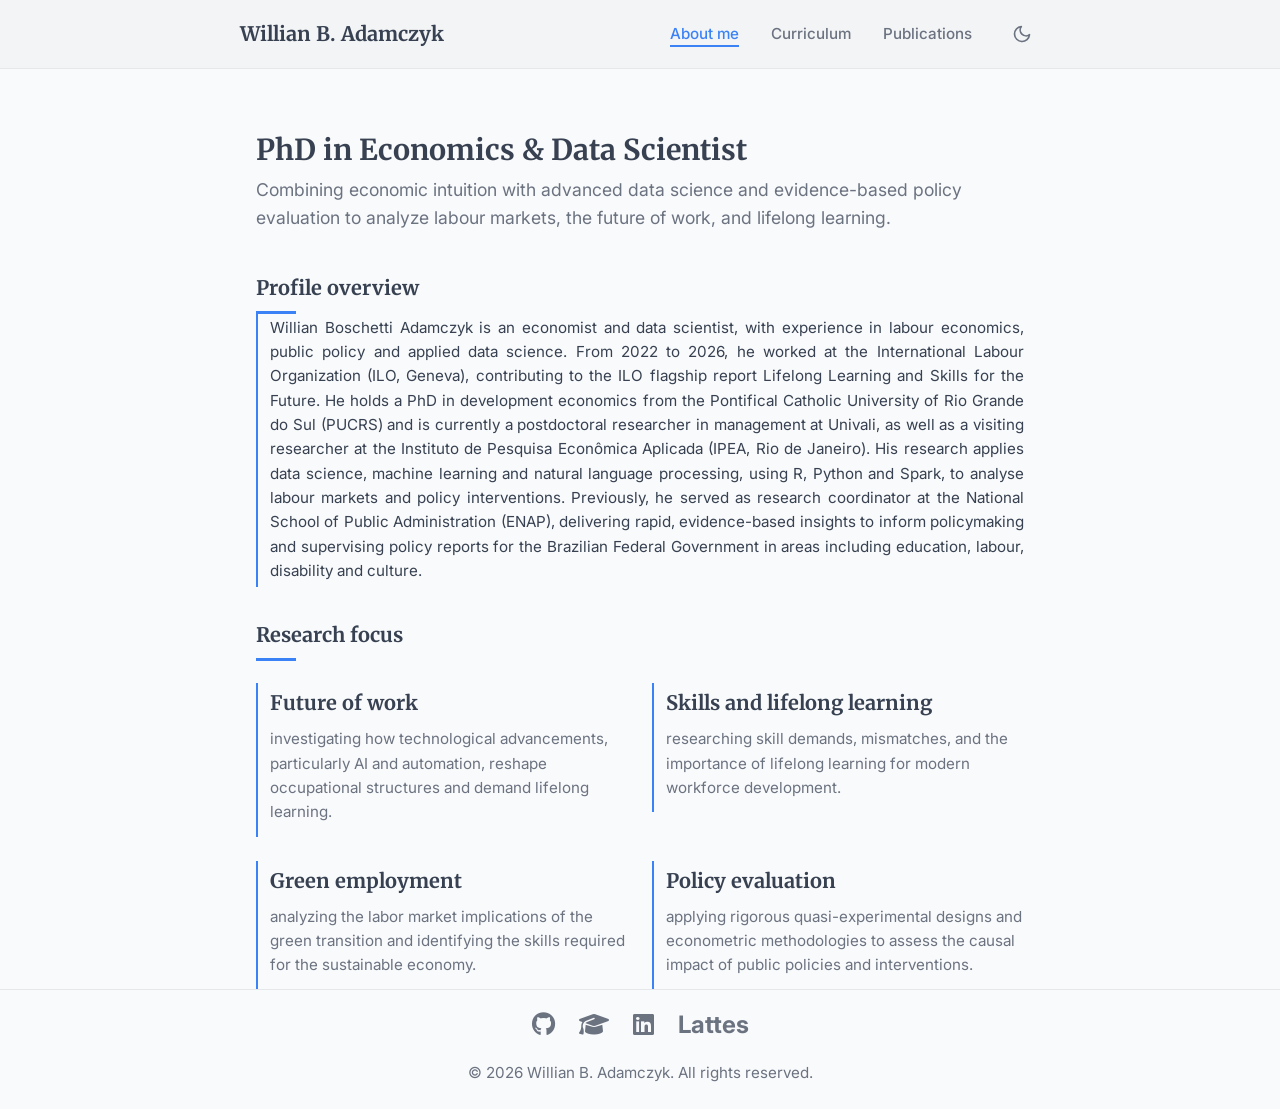
<file: index.html>
<!DOCTYPE html>
<html lang="en">

<head>
    <meta charset="UTF-8">
    <meta name="viewport" content="width=device-width, initial-scale=1.0">
    <title>Willian B. Adamczyk</title>
    <meta name="description" content="Economist and data scientist specializing in the future of work, green employment, skills, and policy evaluation methodologies.">
    <meta name="keywords" content="economist, data scientist, future of work, green employment, lifelong learning, policy evaluation, labour economics, willian boschetti adamczyk">
    <meta name="author" content="Willian B. Adamczyk">
    <meta name="google-site-verification" content="WnHtLLXNgOfAwnWT81k0SdV3BZ5_JO6Qz9pVP3wjjSk" />
    <link rel="stylesheet" href="assets/css/style.css">
    <!-- FontAwesome for icons -->
    <link rel="stylesheet" href="https://cdnjs.cloudflare.com/ajax/libs/font-awesome/6.4.0/css/all.min.css">
</head>

<body>
    <header>
        <div class="container nav-container">
            <div class="logo">Willian B. Adamczyk</div>
            <button class="mobile-nav-toggle"><i class="fas fa-bars"></i></button>
            <ul class="nav-links">
                <li><a href="index.html" class="active">About me</a></li>
                <li><a href="resume.html">Curriculum</a></li>
                <li><a href="publications.html">Publications</a></li>
                <li><button id="theme-toggle" class="theme-toggle" aria-label="Toggle Dark Mode"></button></li>
            </ul>
        </div>
    </header>

    <main class="container">
        <section class="hero" style="padding-top: 4rem;">
            <h1>PhD in Economics & Data Scientist</h1>
            <p class="subtitle">
                Combining economic intuition with advanced data science and evidence-based policy evaluation to analyze
                labour markets, the future of work, and lifelong learning.
            </p>
        </section>

        <section class="about-content">
            <h2 class="section-title">Profile overview</h2>
            <div class="card" style="margin-bottom: 2rem;">
                <p style="text-align: justify; margin-bottom: 0; color: var(--text-primary);">
                    Willian Boschetti Adamczyk is an economist and data scientist, with experience in labour economics,
                    public policy and applied data science. From 2022 to 2026, he worked at the International Labour
                    Organization (ILO, Geneva), contributing to the ILO flagship report Lifelong Learning and Skills for
                    the
                    Future. He holds a PhD in development economics from the Pontifical Catholic University of Rio
                    Grande do
                    Sul (PUCRS) and is currently a postdoctoral researcher in management at Univali, as well as a
                    visiting
                    researcher at the Instituto de Pesquisa Econômica Aplicada (IPEA, Rio de Janeiro). His research
                    applies
                    data science, machine learning and natural language processing, using R, Python and Spark, to
                    analyse
                    labour markets and policy interventions. Previously, he served as research coordinator at the
                    National
                    School of Public Administration (ENAP), delivering rapid, evidence-based insights to inform
                    policymaking
                    and supervising policy reports for the Brazilian Federal Government in areas including education,
                    labour, disability and culture.
                </p>
            </div>

            <h2 class="section-title">Research focus</h2>
            <div
                style="display: grid; grid-template-columns: repeat(auto-fit, minmax(300px, 1fr)); gap: 1.5rem; margin-top: 1.5rem;">
                <a href="publications.html" style="text-decoration: none; color: inherit; display: block;">
                    <div class="card" style="margin-bottom: 0;">
                        <h3 class="card-title">Future of work</h3>
                        <p style="margin-top: 0.5rem; font-size: 0.95rem;">investigating how technological advancements,
                            particularly AI and automation, reshape occupational structures and demand lifelong
                            learning.
                        </p>
                    </div>
                </a>
                <a href="publications.html" style="text-decoration: none; color: inherit; display: block;">
                    <div class="card" style="margin-bottom: 0;">
                        <h3 class="card-title">Skills and lifelong learning</h3>
                        <p style="margin-top: 0.5rem; font-size: 0.95rem;">researching skill demands, mismatches, and
                            the
                            importance of lifelong learning for modern workforce development.</p>
                    </div>
                </a>
                <a href="publications.html" style="text-decoration: none; color: inherit; display: block;">
                    <div class="card" style="margin-bottom: 0;">
                        <h3 class="card-title">Green employment</h3>
                        <p style="margin-top: 0.5rem; font-size: 0.95rem;">analyzing the labor market implications of
                            the
                            green transition and identifying the skills required for the sustainable economy.</p>
                    </div>
                </a>
                <a href="publications.html" style="text-decoration: none; color: inherit; display: block;">
                    <div class="card" style="margin-bottom: 0;">
                        <h3 class="card-title">Policy evaluation</h3>
                        <p style="margin-top: 0.5rem; font-size: 0.95rem;">applying rigorous quasi-experimental designs
                            and
                            econometric methodologies to assess the causal impact of public policies and interventions.
                        </p>
                    </div>
                </a>
            </div>
        </section>
    </main>

    <footer>
        <div class="container">
            <div class="social-links">
                <a href="https://github.com/willianadamczyk" target="_blank" aria-label="GitHub"><i
                        class="fab fa-github"></i></a>
                <a href="https://scholar.google.com/citations?user=xwpw9VwAAAAJ&hl=pt-BR" target="_blank"
                    aria-label="Google Scholar"><i class="fas fa-graduation-cap"></i></a>
                <a href="https://www.linkedin.com/in/willian-adamczyk-67013016/" target="_blank"
                    aria-label="LinkedIn"><i class="fab fa-linkedin"></i></a>
                <a href="http://lattes.cnpq.br/2790639034766349" target="_blank"
                    aria-label="Lattes CV"><strong>Lattes</strong></a>
            </div>
            <p>&copy; 2026 Willian B. Adamczyk. All rights reserved.</p>
        </div>
    </footer>

    <script src="assets/js/main.js"></script>
</body>

</html>
</file>
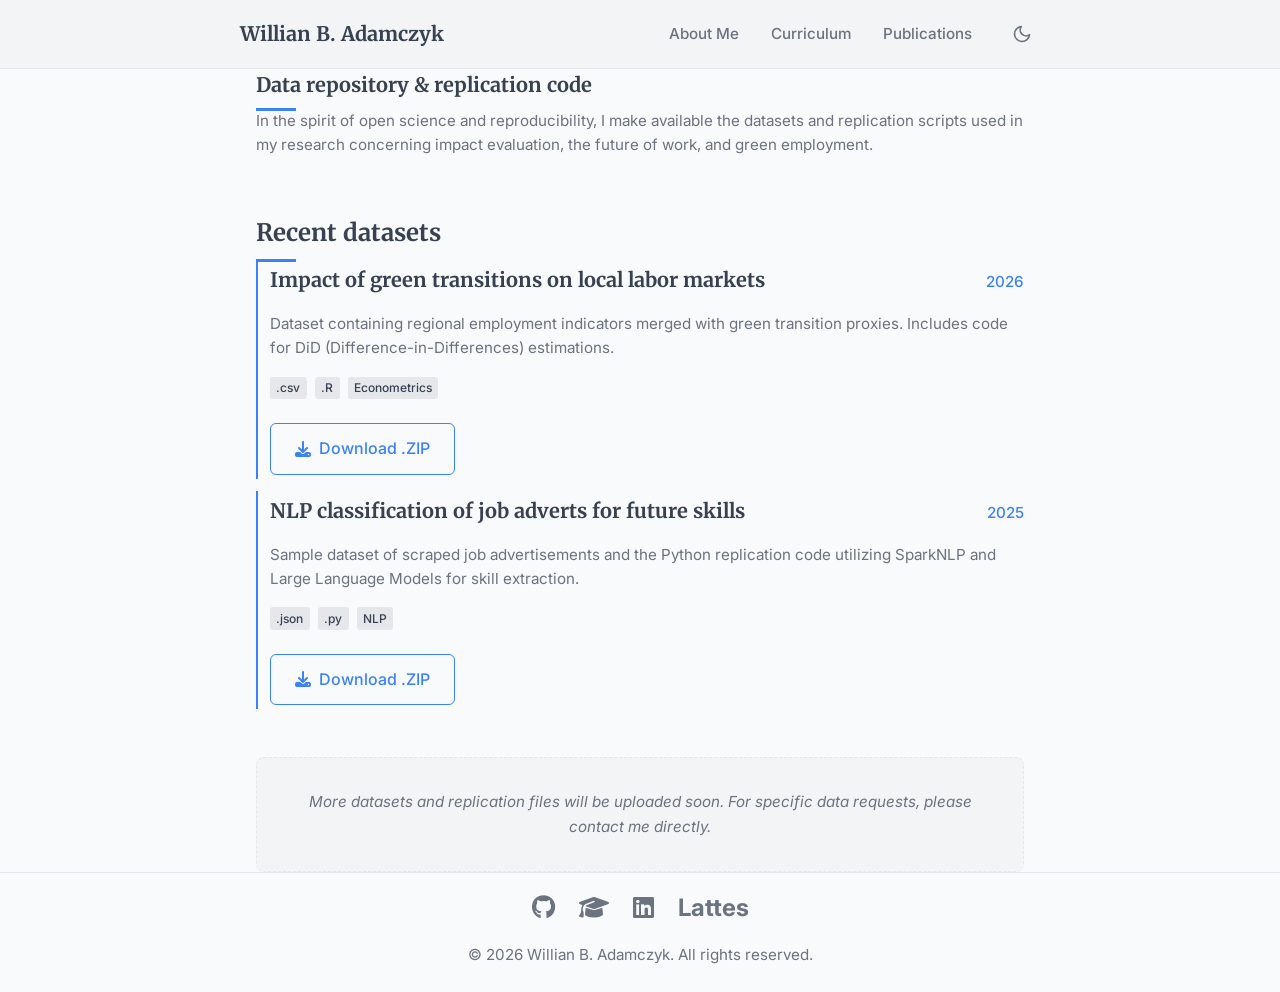
<file: data.html>
<!DOCTYPE html>
<html lang="en">
<head>
    <meta charset="UTF-8">
    <meta name="viewport" content="width=device-width, initial-scale=1.0">
    <title>Data & Code - Willian B. Adamczyk</title>
    <meta name="description" content="Economist and data scientist specializing in the future of work, green employment, skills, and policy evaluation methodologies.">
    <meta name="keywords" content="economist, data scientist, future of work, green employment, lifelong learning, policy evaluation, labour economics, willian boschetti adamczyk">
    <meta name="author" content="Willian B. Adamczyk">
    <meta name="google-site-verification" content="WnHtLLXNgOfAwnWT81k0SdV3BZ5_JO6Qz9pVP3wjjSk" />
    <link rel="stylesheet" href="assets/css/style.css">
    <link rel="stylesheet" href="https://cdnjs.cloudflare.com/ajax/libs/font-awesome/6.4.0/css/all.min.css">
</head>
<body>
    <header>
        <div class="container nav-container">
            <div class="logo">Willian B. Adamczyk</div>
            <button class="mobile-nav-toggle"><i class="fas fa-bars"></i></button>
            <ul class="nav-links">
                <li><a href="index.html">About Me</a></li>
                <li><a href="resume.html">Curriculum</a></li>
                <li><a href="publications.html">Publications</a></li>
                <li><button id="theme-toggle" class="theme-toggle" aria-label="Toggle Dark Mode"></button></li>
            </ul>
        </div>
    </header>

    <main class="container">
        <h1 class="section-title">Data repository & replication code</h1>
        <p>In the spirit of open science and reproducibility, I make available the datasets and replication scripts used in my research concerning impact evaluation, the future of work, and green employment.</p>
        
        <h2 class="section-title" style="font-size: 1.5rem; margin-top: 3rem;">Recent datasets</h2>
        
        <div class="card">
            <div class="card-header">
                <h3 class="card-title">Impact of green transitions on local labor markets</h3>
                <span class="card-subtitle">2026</span>
            </div>
            <p>Dataset containing regional employment indicators merged with green transition proxies. Includes code for DiD (Difference-in-Differences) estimations.</p>
            <div class="tags" style="margin-top: 1rem; margin-bottom: 1.5rem;">
                <span class="tag">.csv</span>
                <span class="tag">.R</span>
                <span class="tag">Econometrics</span>
            </div>
            <a href="#" class="btn btn-outline"><i class="fas fa-download" style="margin-right: 0.5rem;"></i> Download .ZIP</a>
        </div>

        <div class="card">
            <div class="card-header">
                <h3 class="card-title">NLP classification of job adverts for future skills</h3>
                <span class="card-subtitle">2025</span>
            </div>
            <p>Sample dataset of scraped job advertisements and the Python replication code utilizing SparkNLP and Large Language Models for skill extraction.</p>
            <div class="tags" style="margin-top: 1rem; margin-bottom: 1.5rem;">
                <span class="tag">.json</span>
                <span class="tag">.py</span>
                <span class="tag">NLP</span>
            </div>
            <a href="#" class="btn btn-outline"><i class="fas fa-download" style="margin-right: 0.5rem;"></i> Download .ZIP</a>
        </div>
        
        <div style="margin-top: 3rem; padding: 2rem; background-color: var(--bg-secondary); border-radius: 8px; border: 1px dashed var(--border-color); text-align: center;">
            <p style="margin-bottom: 0;"><em>More datasets and replication files will be uploaded soon. For specific data requests, please contact me directly.</em></p>
        </div>

    </main>

    <footer>
        <div class="container">
            <div class="social-links">
                <a href="https://github.com/willianadamczyk" target="_blank"><i class="fab fa-github"></i></a>
                <a href="https://scholar.google.com/citations?user=xwpw9VwAAAAJ&hl=pt-BR" target="_blank"><i class="fas fa-graduation-cap"></i></a>
                <a href="https://www.linkedin.com/in/willian-adamczyk-67013016/" target="_blank"><i class="fab fa-linkedin"></i></a>
                <a href="http://lattes.cnpq.br/2790639034766349" target="_blank"><strong>Lattes</strong></a>
            </div>
            <p>&copy; 2026 Willian B. Adamczyk. All rights reserved.</p>
        </div>
    </footer>

    <script src="assets/js/main.js"></script>
</body>
</html>
</file>
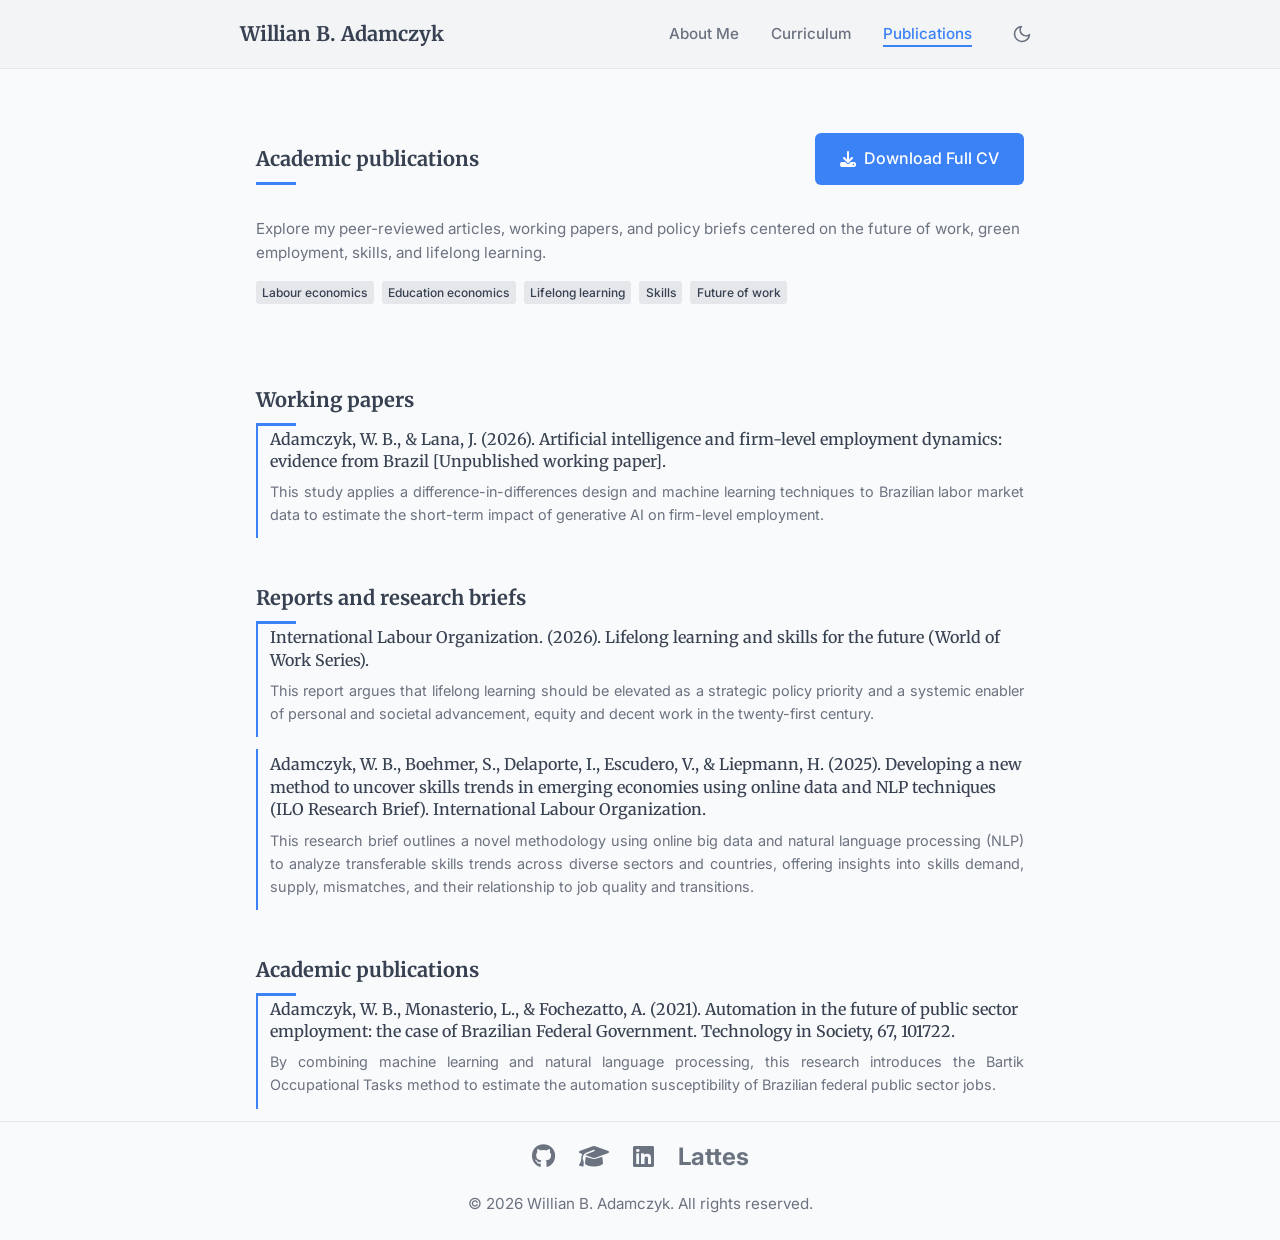
<file: publications.html>
<!DOCTYPE html>
<html lang="en">

<head>
    <meta charset="UTF-8">
    <meta name="viewport" content="width=device-width, initial-scale=1.0">
    <title>Publications - Willian B. Adamczyk</title>
    <meta name="description"
        content="Economist and data scientist specializing in the future of work, green employment, skills, and policy evaluation methodologies.">
    <meta name="keywords"
        content="economist, data scientist, future of work, green employment, lifelong learning, policy evaluation, labour economics, willian boschetti adamczyk">
    <meta name="author" content="Willian B. Adamczyk">
    <meta name="google-site-verification" content="WnHtLLXNgOfAwnWT81k0SdV3BZ5_JO6Qz9pVP3wjjSk" />
    <link rel="stylesheet" href="assets/css/style.css">
    <link rel="stylesheet" href="https://cdnjs.cloudflare.com/ajax/libs/font-awesome/6.4.0/css/all.min.css">
</head>

<body>
    <header>
        <div class="container nav-container">
            <div class="logo">Willian B. Adamczyk</div>
            <button class="mobile-nav-toggle"><i class="fas fa-bars"></i></button>
            <ul class="nav-links">
                <li><a href="index.html">About Me</a></li>
                <li><a href="resume.html">Curriculum</a></li>
                <li><a href="publications.html" class="active">Publications</a></li>
                <li><button id="theme-toggle" class="theme-toggle" aria-label="Toggle Dark Mode"></button></li>
            </ul>
        </div>
    </header>

    <main class="container">
        <div
            style="display: flex; justify-content: space-between; align-items: center; margin-bottom: 2rem; padding-top: 4rem;">
            <h1 class="section-title" style="margin-bottom: 0;">Academic publications</h1>
            <a href="https://drive.google.com/file/d/1UGSuCK_g8fHntSFDLhR_cEFNS87wFQZA/view?usp=sharing"
                class="btn btn-primary" target="_blank"><i class="fas fa-download"
                    style="margin-right: 0.5rem;"></i>Download Full CV</a>
        </div>

        <div style="margin-bottom: 2rem;">
            <p>Explore my peer-reviewed articles, working papers, and policy briefs centered on the future of work,
                green employment, skills, and lifelong learning.</p>
            <div class="tags" style="margin-top: 1rem;">
                <span class="tag">Labour economics</span>
                <span class="tag">Education economics</span>
                <span class="tag">Lifelong learning</span>
                <span class="tag">Skills</span>
                <span class="tag">Future of work</span>
            </div>
        </div>

        <div id="publications-container" style="margin-top: 3rem;">
            <div class="card" style="text-align: center; padding: 3rem;">
                <i class="fas fa-spinner fa-spin"
                    style="font-size: 2rem; color: var(--accent-color); margin-bottom: 1rem;"></i>
                <p>Loading publications from Google Scholar...</p>
                <p style="font-size: 0.85rem; color: var(--text-secondary);">(If this takes too long, ensure
                    `publications.json` was generated via `scrape_scholar.py`)</p>
            </div>
        </div>
    </main>

    <footer>
        <div class="container">
            <div class="social-links">
                <a href="https://github.com/willianadamczyk" target="_blank"><i class="fab fa-github"></i></a>
                <a href="https://scholar.google.com/citations?user=xwpw9VwAAAAJ&hl=pt-BR" target="_blank"><i
                        class="fas fa-graduation-cap"></i></a>
                <a href="https://www.linkedin.com/in/willian-adamczyk-67013016/" target="_blank"><i
                        class="fab fa-linkedin"></i></a>
                <a href="http://lattes.cnpq.br/2790639034766349" target="_blank"><strong>Lattes</strong></a>
            </div>
            <p>&copy; 2026 Willian B. Adamczyk. All rights reserved.</p>
        </div>
    </footer>

    <script src="assets/js/main.js"></script>
    <script>
        // Fetch and render grouped publications
        document.addEventListener('DOMContentLoaded', () => {
            fetch('assets/data/publications.json')
                .then(response => {
                    if (!response.ok) throw new Error('Could not load publications');
                    return response.json();
                })
                .then(data => {
                    const container = document.getElementById('publications-container');
                    container.innerHTML = '';

                    let hasItems = false;

                    // Specific order as requested
                    const order = [
                        "Working papers",
                        "Reports and research briefs",
                        "Academic publications",
                        "Interviews, videos and other texts"
                    ];

                    order.forEach(group => {
                        const items = data[group] || [];
                        if (items.length > 0) {
                            hasItems = true;

                            // Group Header
                            const groupTitle = document.createElement('h2');
                            groupTitle.className = 'section-title';
                            groupTitle.style.marginTop = '2rem';
                            groupTitle.textContent = group;
                            container.appendChild(groupTitle);

                            // Items in group
                            items.forEach(pub => {
                                const card = document.createElement('div');
                                card.className = 'card';
                                card.innerHTML = `
                                    <div style="flex-wrap: nowrap; gap: 1rem;">
                                        <h3 class="card-title" style="font-size: 1rem; line-height: 1.4; margin-bottom: 0.5rem; font-weight: 500;">
                                            <a href="${pub.link}" target="_blank" style="color: inherit; text-decoration: none;">
                                                ${pub.citation}
                                            </a>
                                        </h3>
                                    </div>
                                    ${pub.summary ? `<p style="margin-top: 0.5rem; font-size: 0.9rem; text-align: justify; color: var(--text-secondary);">${pub.summary}</p>` : ''}
                                `;
                                container.appendChild(card);
                            });
                        }
                    });

                    if (!hasItems) {
                        container.innerHTML = '<p>No publications found.</p>';
                    }
                })
                .catch(error => {
                    const container = document.getElementById('publications-container');
                    container.innerHTML = `
                        <div class="card" style="border-left: 4px solid #ef4444;">
                            <p><strong>Note:</strong> Publications data not found. Please run the Python build script to generate the data.</p>
                            <code>python build_publications.py</code>
                        </div>
                    `;
                });
        });
    </script>
</body>

</html>
</file>
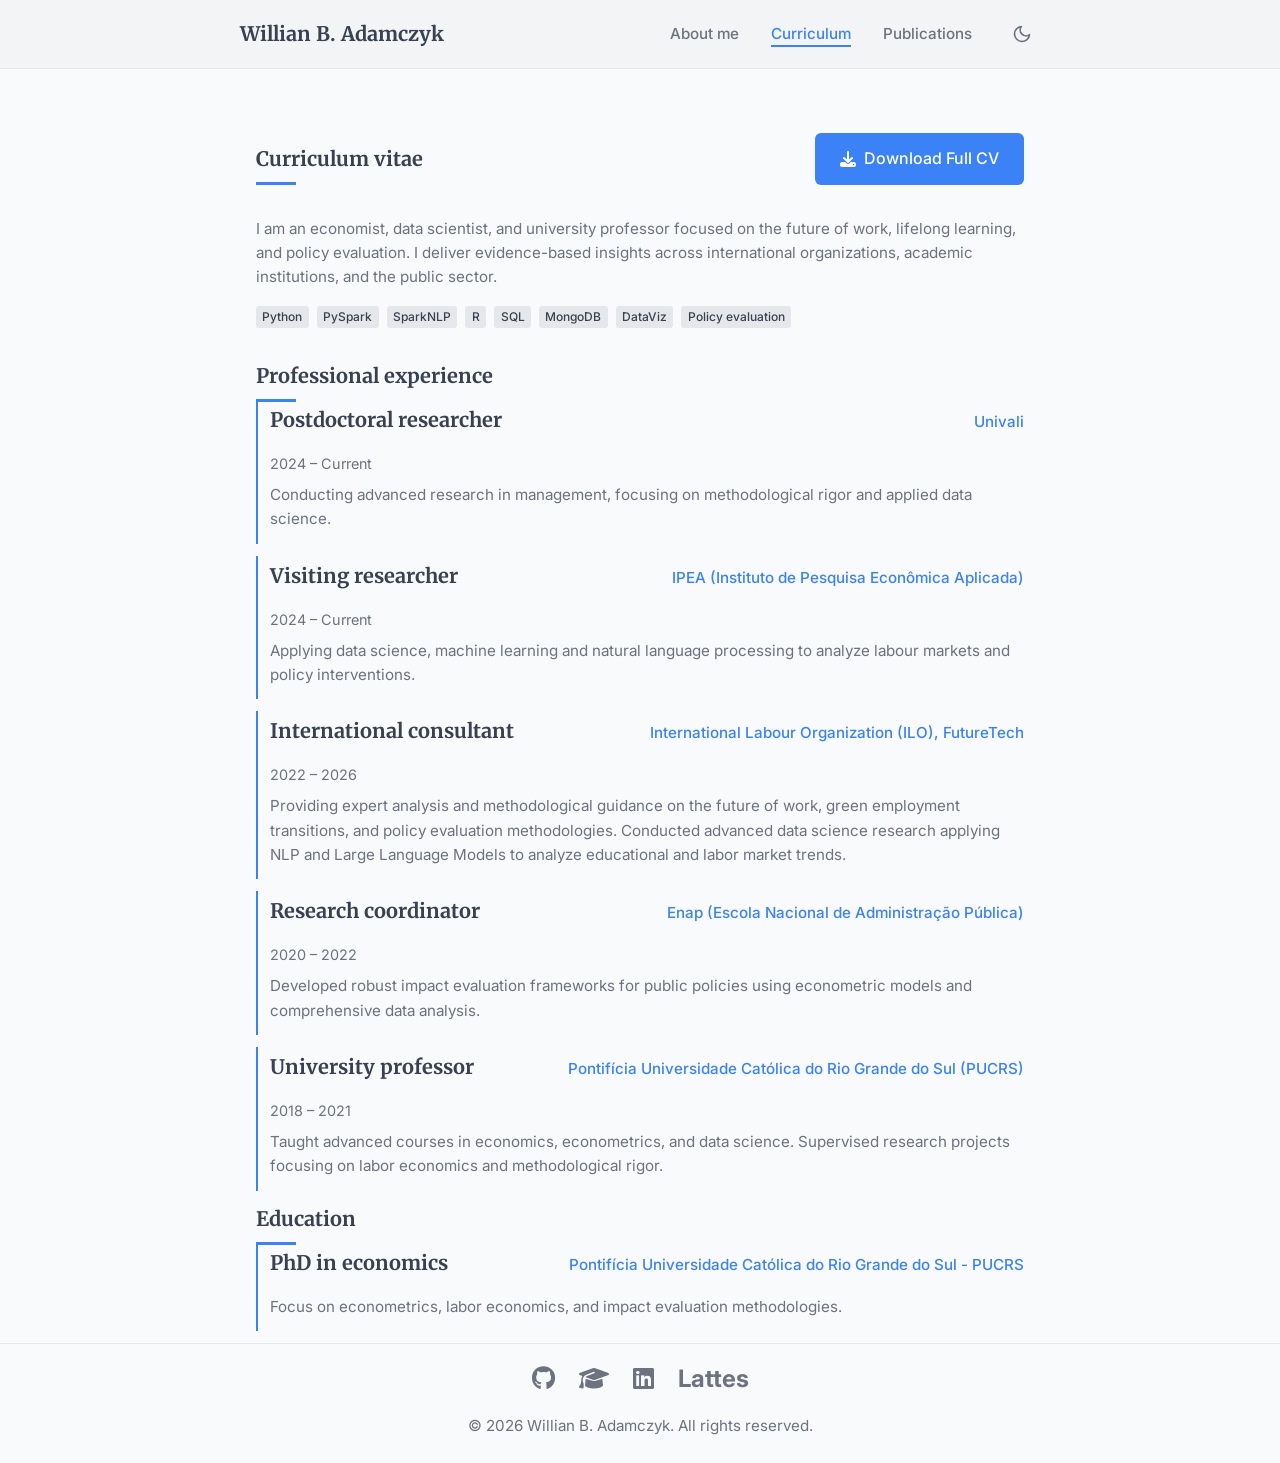
<file: resume.html>
<!DOCTYPE html>
<html lang="en">

<head>
    <meta charset="UTF-8">
    <meta name="viewport" content="width=device-width, initial-scale=1.0">
    <title>Curriculum - Willian B. Adamczyk</title>
    <meta name="description" content="Economist and data scientist specializing in the future of work, green employment, skills, and policy evaluation methodologies.">
    <meta name="keywords" content="economist, data scientist, future of work, green employment, lifelong learning, policy evaluation, labour economics, willian boschetti adamczyk">
    <meta name="author" content="Willian B. Adamczyk">
    <meta name="google-site-verification" content="WnHtLLXNgOfAwnWT81k0SdV3BZ5_JO6Qz9pVP3wjjSk" />
    <link rel="stylesheet" href="assets/css/style.css">
    <link rel="stylesheet" href="https://cdnjs.cloudflare.com/ajax/libs/font-awesome/6.4.0/css/all.min.css">
</head>

<body>
    <header>
        <div class="container nav-container">
            <div class="logo">Willian B. Adamczyk</div>
            <button class="mobile-nav-toggle"><i class="fas fa-bars"></i></button>
            <ul class="nav-links">
                <li><a href="index.html">About me</a></li>
                <li><a href="resume.html" class="active">Curriculum</a></li>
                <li><a href="publications.html">Publications</a></li>
                <li><button id="theme-toggle" class="theme-toggle" aria-label="Toggle Dark Mode"></button></li>
            </ul>
        </div>
    </header>

    <main class="container">
        <div style="display: flex; justify-content: space-between; align-items: center; margin-bottom: 2rem; padding-top: 4rem;">
            <h1 class="section-title" style="margin-bottom: 0;">Curriculum vitae</h1>
            <a href="https://drive.google.com/file/d/1UGSuCK_g8fHntSFDLhR_cEFNS87wFQZA/view?usp=sharing"
                class="btn btn-primary" target="_blank"><i class="fas fa-download"
                    style="margin-right: 0.5rem;"></i>Download Full CV</a>
        </div>

        <div style="margin-bottom: 2rem;">
            <p>I am an economist, data scientist, and university professor focused on the future of work, lifelong
                learning, and policy evaluation. I deliver evidence-based insights across international organizations,
                academic institutions, and the public sector.</p>
            <div class="tags" style="margin-top: 1rem;">
                <span class="tag">Python</span>
                <span class="tag">PySpark</span>
                <span class="tag">SparkNLP</span>
                <span class="tag">R</span>
                <span class="tag">SQL</span>
                <span class="tag">MongoDB</span>
                <span class="tag">DataViz</span>
                <span class="tag">Policy evaluation</span>
            </div>
        </div>

        <h2 class="section-title">Professional experience</h2>

        <div class="card">
            <div class="card-header">
                <h3 class="card-title">Postdoctoral researcher</h3>
                <span class="card-subtitle">Univali</span>
            </div>
            <div class="card-meta">2024 &ndash; Current</div>
            <p style="margin-top: 0.5rem;">Conducting advanced research in management, focusing on methodological rigor
                and applied data science.</p>
        </div>

        <div class="card">
            <div class="card-header">
                <h3 class="card-title">Visiting researcher</h3>
                <span class="card-subtitle">IPEA (Instituto de Pesquisa Econômica Aplicada)</span>
            </div>
            <div class="card-meta">2024 &ndash; Current</div>
            <p style="margin-top: 0.5rem;">Applying data science, machine learning and natural language processing to
                analyze labour markets and policy interventions.</p>
        </div>

        <div class="card">
            <div class="card-header">
                <h3 class="card-title">International consultant</h3>
                <span class="card-subtitle">International Labour Organization (ILO), FutureTech</span>
            </div>
            <div class="card-meta">2022 &ndash; 2026</div>
            <p style="margin-top: 0.5rem;">Providing expert analysis and methodological guidance on the future of work, green employment transitions, and policy evaluation methodologies. Conducted advanced data science research applying NLP and Large Language Models to analyze educational and labor market trends.</p>
        </div>

        <div class="card">
            <div class="card-header">
                <h3 class="card-title">Research coordinator</h3>
                <span class="card-subtitle">Enap (Escola Nacional de Administração Pública)</span>
            </div>
            <div class="card-meta">2020 &ndash; 2022</div>
            <p style="margin-top: 0.5rem;">Developed robust impact evaluation frameworks for public policies using
                econometric models and comprehensive data analysis.</p>
        </div>

        <div class="card">
            <div class="card-header">
                <h3 class="card-title">University professor</h3>
                <span class="card-subtitle">Pontifícia Universidade Católica do Rio Grande do Sul (PUCRS)</span>
            </div>
            <div class="card-meta">2018 &ndash; 2021</div>
            <p style="margin-top: 0.5rem;">Taught advanced courses in economics, econometrics, and data science.
                Supervised research projects focusing on labor economics and methodological rigor.</p>
        </div>

        <h2 class="section-title">Education</h2>

        <div class="card">
            <div class="card-header">
                <h3 class="card-title">PhD in economics</h3>
                <span class="card-subtitle">Pontifícia Universidade Católica do Rio Grande do Sul - PUCRS</span>
            </div>
            <p style="margin-top: 0.5rem;">Focus on econometrics, labor economics, and impact evaluation methodologies.
            </p>
        </div>

    </main>

    <footer>
        <div class="container">
            <div class="social-links">
                <a href="https://github.com/willianadamczyk" target="_blank"><i class="fab fa-github"></i></a>
                <a href="https://scholar.google.com/citations?user=xwpw9VwAAAAJ&hl=pt-BR" target="_blank"><i
                        class="fas fa-graduation-cap"></i></a>
                <a href="https://www.linkedin.com/in/willian-adamczyk-67013016/" target="_blank"><i
                        class="fab fa-linkedin"></i></a>
                <a href="http://lattes.cnpq.br/2790639034766349" target="_blank"><strong>Lattes</strong></a>
            </div>
            <p>&copy; 2026 Willian B. Adamczyk. All rights reserved.</p>
        </div>
    </footer>

    <script src="assets/js/main.js"></script>
</body>

</html>
</file>
<file: assets/css/style.css>
/* Base Reset and Fonts */
@import url('https://fonts.googleapis.com/css2?family=Inter:wght@300;400;500;600&family=Merriweather:ital,wght@0,400;0,700;1,400&display=swap');

:root {
  /* Light Theme Colors (Default) */
  --bg-primary: #F9FAFB;
  --bg-secondary: #F3F4F6;
  --text-primary: #374151; 
  --text-secondary: #6B7280;
  --accent-color: #3B82F6; /* Light Blue */
  --accent-hover: #F97316; /* Light Orange */
  --border-color: #E5E7EB;
  --shadow-sm: none;
  --shadow-md: none;
  
  --font-heading: 'Merriweather', serif;
  --font-body: 'Inter', sans-serif;
}

[data-theme="dark"] {
  /* Dark Theme Colors */
  --bg-primary: #111827;
  --bg-secondary: #1F2937;
  --text-primary: #F9FAFB;
  --text-secondary: #D1D5DB;
  --accent-color: #60A5FA; /* Light Blue */
  --accent-hover: #FB923C; /* Light Orange */
  --border-color: #374151;
  --shadow-sm: none;
  --shadow-md: none;
}

* {
  margin: 0;
  padding: 0;
  box-sizing: border-box;
}

body {
  font-family: var(--font-body);
  background-color: var(--bg-primary);
  color: var(--text-primary);
  line-height: 1.6;
  transition: background-color 0.3s ease, color 0.3s ease;
  display: flex;
  flex-direction: column;
  min-height: 100vh;
}

/* Typography */
h1, h2, h3, h4, h5, h6 {
  font-family: var(--font-heading);
  color: var(--text-primary);
  margin-bottom: 0.5rem;
  font-weight: 700;
}

p {
  margin-bottom: 0.5rem;
  color: var(--text-secondary);
  font-size: 0.95rem;
}

a {
  color: var(--accent-color);
  text-decoration: none;
  transition: color 0.2s ease;
}

a:hover {
  color: var(--accent-hover);
}

/* Layout */
.container {
  max-width: 800px;
  margin: 0 auto;
  padding: 0 1rem;
  width: 100%;
}

/* Header & Navigation */
header {
  background-color: var(--bg-secondary);
  border-bottom: 1px solid var(--border-color);
  position: sticky;
  top: 0;
  z-index: 100;
  transition: background-color 0.3s ease, border-color 0.3s ease;
}

.nav-container {
  display: flex;
  justify-content: space-between;
  align-items: center;
  padding: 1rem 0;
}

.logo {
  font-family: var(--font-heading);
  font-size: 1.25rem;
  font-weight: 700;
  color: var(--text-primary);
}

.nav-links {
  display: flex;
  gap: 2rem;
  list-style: none;
  align-items: center;
}

.nav-links a {
  color: var(--text-secondary);
  font-weight: 500;
  font-size: 0.95rem;
  position: relative;
}

.nav-links a:hover,
.nav-links a.active {
  color: var(--accent-color);
}

.nav-links a::after {
  content: '';
  position: absolute;
  width: 0;
  height: 2px;
  bottom: -4px;
  left: 0;
  background-color: var(--accent-color);
  transition: width 0.3s ease;
}

.nav-links a:hover::after,
.nav-links a.active::after {
  width: 100%;
}

/* Dark Mode Toggle */
.theme-toggle {
  background: none;
  border: none;
  cursor: pointer;
  color: var(--text-secondary);
  display: flex;
  align-items: center;
  justify-content: center;
  padding: 0.5rem;
  border-radius: 50%;
  transition: background-color 0.2s ease, color 0.2s ease;
}

.theme-toggle:hover {
  background-color: var(--border-color);
  color: var(--accent-color);
}

/* Main Content */
main {
  flex: 1;
  padding: 1rem 0;
}

/* Hero Section */
.hero {
  padding: 0.5rem 0 1rem;
  text-align: left;
}

.hero h1 {
  font-size: 1.8rem;
  margin-bottom: 0.5rem;
  line-height: 1.2;
}

.hero .highlight {
  color: var(--accent-color);
}

.hero p.subtitle {
  font-size: 1.1rem;
  max-width: 100%;
  margin: 0 0 1.5rem;
  color: var(--text-secondary);
}

/* Cards & Sections */
.section-title {
  font-size: 1.25rem;
  margin-bottom: 0.5rem;
  position: relative;
  display: inline-block;
}

.section-title::after {
  content: '';
  position: absolute;
  width: 40px;
  height: 3px;
  bottom: -10px;
  left: 0;
  background-color: var(--accent-color);
}

.card {
  background-color: transparent;
  border-left: 2px solid var(--accent-color);
  border-radius: 0;
  padding: 0.25rem 0 0.25rem 0.75rem;
  margin-bottom: 0.75rem;
}

.card:hover {
  border-left-color: var(--accent-hover);
}

.card-header {
  display: flex;
  justify-content: space-between;
  align-items: baseline;
  margin-bottom: 1rem;
  flex-wrap: wrap;
}

.card-title {
  font-size: 1.25rem;
  margin-bottom: 0;
}

.card-subtitle {
  color: var(--accent-color);
  font-weight: 500;
  font-size: 0.95rem;
}

.card-meta {
  font-size: 0.9rem;
  color: var(--text-secondary);
}

/* Tags */
.tags {
  display: flex;
  flex-wrap: wrap;
  gap: 0.5rem;
  margin-top: 1rem;
}

.tag {
  background-color: var(--border-color);
  color: var(--text-primary);
  padding: 0.1rem 0.4rem;
  border-radius: 3px;
  font-size: 0.75rem;
  font-weight: 500;
}

[data-theme="dark"] .tag {
  background-color: var(--border-color);
}

/* Button */
.btn {
  display: inline-flex;
  align-items: center;
  justify-content: center;
  padding: 0.75rem 1.5rem;
  font-weight: 500;
  border-radius: 6px;
  transition: all 0.2s ease;
  cursor: pointer;
  border: 1px solid transparent;
}

.btn-primary {
  background-color: var(--accent-color);
  color: #fff;
}

.btn-primary:hover {
  background-color: var(--accent-hover);
  color: #fff;
}

.btn-outline {
  background-color: transparent;
  border-color: var(--accent-color);
  color: var(--accent-color);
}

.btn-outline:hover {
  background-color: var(--accent-color);
  color: #fff;
}

/* Footer */
footer {
  background-color: transparent;
  border-top: 1px solid var(--border-color);
  padding: 1rem 0;
  text-align: center;
  margin-top: auto;
}

.social-links {
  display: flex;
  justify-content: center;
  gap: 1.5rem;
  margin-bottom: 1rem;
}

.social-links a {
  color: var(--text-secondary);
  font-size: 1.5rem;
}

.social-links a:hover {
  color: var(--accent-color);
}

/* Mobile Nav Toggle */
.mobile-nav-toggle {
  display: none;
  background: none;
  border: none;
  color: var(--text-primary);
  font-size: 1.5rem;
  cursor: pointer;
}

/* Responsive */
@media (max-width: 768px) {
  .nav-links {
    display: none;
    position: absolute;
    top: 80px;
    left: 0;
    right: 0;
    background-color: var(--bg-secondary);
    flex-direction: column;
    padding: 2rem;
    box-shadow: var(--shadow-md);
    border-bottom: 1px solid var(--border-color);
  }

  .nav-links.active {
    display: flex;
  }

  .mobile-nav-toggle {
    display: block;
  }

  .hero h1 {
    font-size: 2.5rem;
  }
}
</file>
